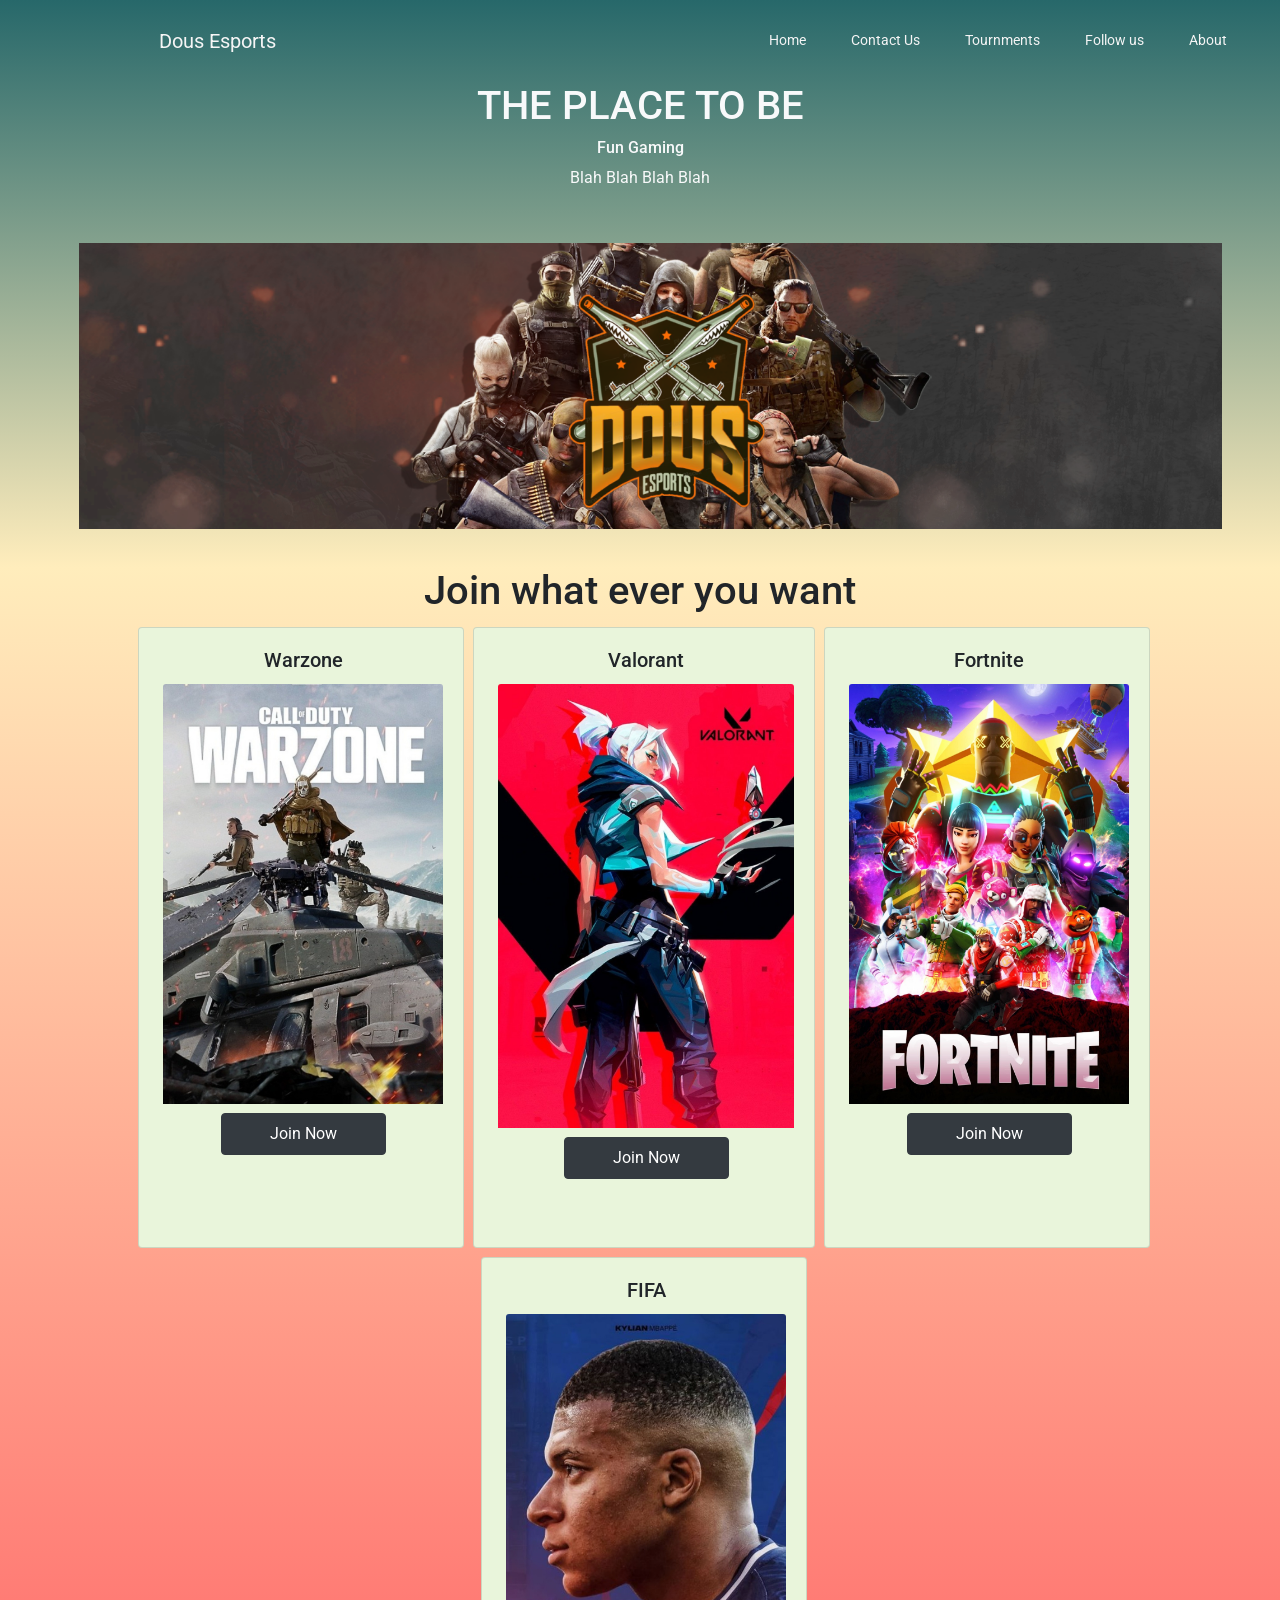
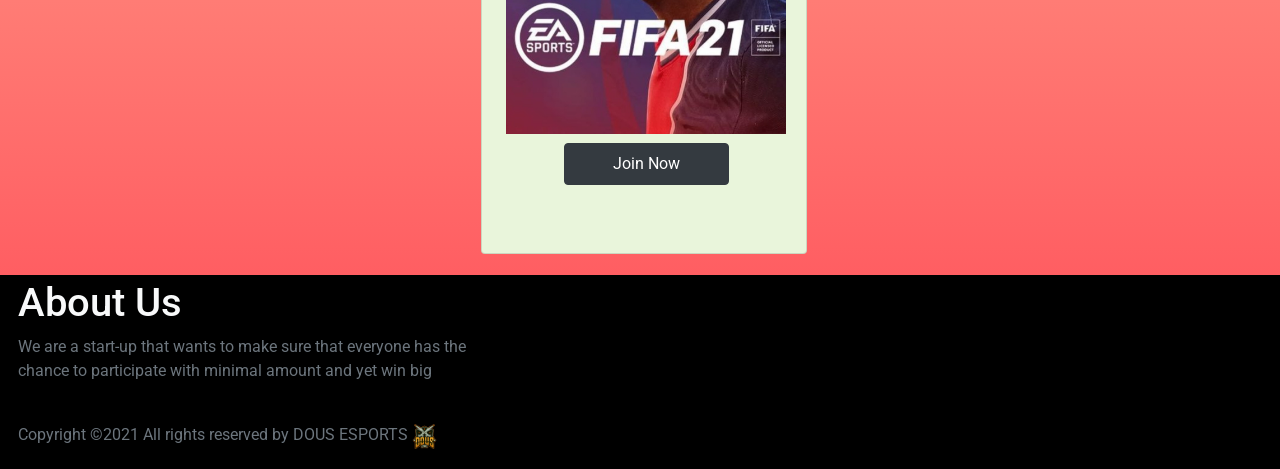
<file: src/index.html>
<!doctype html>
<html lang="en">
  <head>
    <title>Dous Esports</title>
    <!-- Required meta tags -->
    <meta charset="utf-8">
    <meta name="viewport" content="width=device-width, initial-scale=1, shrink-to-fit=no">

    <!-- Bootstrap CSS -->
    <link rel="stylesheet" href="https://stackpath.bootstrapcdn.com/bootstrap/4.3.1/css/bootstrap.min.css" integrity="sha384-ggOyR0iXCbMQv3Xipma34MD+dH/1fQ784/j6cY/iJTQUOhcWr7x9JvoRxT2MZw1T" crossorigin="anonymous">
    <link rel="stylesheet" href="../css/style.css">
</head>
  <body>
    <body>
        <header>
            <div class="container-fluid p-0">
                <nav class="navbar navbar-expand-lg ">
                    <div class="container-fluid">
                      <a class="navbar-brand" href="#">Dous Esports</a>
                      <button class="navbar-toggler" type="button" data-bs-toggle="collapse" data-bs-target="#navbarNav" aria-controls="navbarNav" aria-expanded="false" aria-label="Toggle navigation">
                        <span class="navbar-toggler-icon"></span>
                      </button>
                      <div class="collapse navbar-collapse" id="navbarNav">
                        <div class="mr-auto"></div>
                        <ul class="navbar-nav">
                          <li class="nav-item">
                            <a class="nav-link active" aria-current="page" href="#">Home</a>
                          </li>
                          <li class="nav-item dropdown">
                            <div class="dropdown">
                              <a class="nav-link" href="#">Contact Us</a>
                              <div class="dropdown-content">
                                <a href="#">+97450064521</a>
                                <a href="#">+97477709565</a>
                                <a href="#">+97430695815</a>
                                <a href="#">+97466123508</a>  
                              </div>
                            </div>
                            
                          </li>
                          <li class="nav-item dropdown">
                            <div class="dropdown">
                              <a class="nav-link" href="#">Tournments</a>
                              <div class="dropdown-content">
                                <a href="#">Warzone</a>
                                <a href="#">Fortnite</a>
                                <a href="#">FIFA</a>
                                <a href="#">Valorant</a> 
                              </div>
                            </div>
                          
                          <li class="nav-item dropdown">
                            <div class="dropdown">
                              <a class="nav-link" href="#">Follow us</a>
                              <div class="dropdown-content">
                                <a href="https://www.instagram.com/dousesports.qa/">Instagram</a>
                                <a href="#">Twitter</a>
                                <a href="#">Facebook</a>
                                <a href="#">Youtube</a> 
                              </div>
                            </div>
                          </li>

                          <li class="nav-item">
                            <a class="nav-link" href="#">About</a>
                          </li>
                          
                        </ul>
                      </div>
                    </div>
                  </nav>

            </div>
          <div class="container text-center">
           <div class="row">
             <div class="col-med-7 col-sm-12">
              <h1 class="text-light">THE PLACE TO BE</h1>
              <h6 class="text-light">Fun Gaming</h6>
              <p class="text-light">Blah Blah Blah Blah</p>
             </div>
             <div class="col-md-5 col-sm-12h-25">
               <img src="../assets/Banner.png" class="center" alt="Banner" />
             </div>
           </div>   
        </header> 
        <main>
          <section class="section-1 container-fluid p-0">
            
            <!--<div class="container-fluid text-center">
              <div class="numbers d-flex flex-md-row flex-wrap justify-content-center">
                <div class="rect"></div>
                <h1>2345</h1>
                <p>Happy Client</p>
                <div class="rect"></div>
                <h1>2999</h1>
                <p>Averager Client</p>
                <div class="rect"></div>
                <h1>2665</h1>
                <p>Medium Client</p>
                <div class="rect"></div>
                <h1>2005</h1>
                <p>Sad Client</p>
              </div>
            </div> -->
            
                    <!--  WARZONE   -->
            <div class="tournments text-center">
              <h1>Join what ever you want</h1>
              <div class="cards">
                  <div class="d-flex flex-row justify-content-center flex-wrap">
                    <div class="card">
                      <div class="card-body">
                        <div class="title">
                          <h5 class="card-title">Warzone</h5>
                        </div>
                        <div class="game" style="width: 18rem;">
                          <img src="../assets/Warzone.jpg" class="card-img-top" alt="Warzone">
                          <a href="https://docs.google.com/forms/d/1ptky9OnVrZeyucvf-DvtUZ_r49jf5WC0OPSlaimOQyg/edit?usp=sharing" class="btn btn-dark px-5 py-2 primary-btn mb-5">Join Now</a>
                        </div>
                      </div>
                    </div>

                       <!--  VALORANT   -->
                  <div class="card">
                    <div class="card-body">
                      <div class="title">
                        <h5 class="card-title">Valorant</h5>
                      </div>
                      <div class="game" style="width: 19rem;">
                        <img src="../assets/Valorant.jpg" class="card-img-top" alt="Valorant">
                        <a href="#" class="btn btn-dark px-5 py-2 primary-btn mb-5">Join Now</a>
                      </div>
                    </div>
                  </div>

                      <!--  Fortnite   -->
                  <div class="card">
                    <div class="card-body">
                      <div class="title">
                        <h5 class="card-title">Fortnite</h5>
                      </div>
                      <div class="game" style="width: 18rem;">
                        <img src="../assets/Fortnite.jpg" class="card-img-top" alt="Fortnite">
                        <a href="#" class="btn btn-dark px-5 py-2 primary-btn mb-5">Join Now</a>
                      </div>
                    </div>
                  </div>

                     <!--  FIFA   -->
                  <div class="card">
                    <div class="card-body">
                      <div class="title">
                        <h5 class="card-title">FIFA</h5>
                      </div>
                      <div class="game" style="width: 18rem;">
                        <img src="../assets/FIFA.jpg" class="card-img-top" alt="FIFA">
                        <a href="#" class="btn btn-dark px-5 py-2 primary-btn mb-5">Join Now</a>
                      </div>
                    </div>
                  </div>
                  </div>
                </div>  
              </div>
            </div>
            
          </section>
        </main>
        <footer>
          <div class="container-fluid p-0">
            <div class="row text-left">
              <div class="col-md-5 col-md-5">
                <h1 class="text-light">About Us</h1>
                <p class="text-muted">
                  We are a start-up that wants to make sure that everyone has the chance to participate with minimal amount and yet win big 
                </p>
                <p class="pt-4 text-muted">
                  Copyright ©2021 All rights reserved by
                <span> DOUS ESPORTS</span>
                <img src="../assets/DOUS.png" alt="DOUS ESPORTS" >
                </p>
              </div>
            </div>
        </div>
  
        </footer>
    </body>
      
    <!-- Optional JavaScript -->
    <!-- jQuery first, then Popper.js, then Bootstrap JS -->
    <script src="https://cdnjs.cloudflare.com/ajax/libs/jquery/3.6.0/jquery.min.js" integrity="sha512-894YE6QWD5I59HgZOGReFYm4dnWc1Qt5NtvYSaNcOP+u1T9qYdvdihz0PPSiiqn/+/3e7Jo4EaG7TubfWGUrMQ==" crossorigin="anonymous" referrerpolicy="no-referrer"></script>
    <script src="https://cdnjs.cloudflare.com/ajax/libs/popper.js/1.14.7/umd/popper.min.js" integrity="sha384-UO2eT0CpHqdSJQ6hJty5KVphtPhzWj9WO1clHTMGa3JDZwrnQq4sF86dIHNDz0W1" crossorigin="anonymous"></script>
    <script src="https://stackpath.bootstrapcdn.com/bootstrap/4.3.1/js/bootstrap.min.js" integrity="sha384-JjSmVgyd0p3pXB1rRibZUAYoIIy6OrQ6VrjIEaFf/nJGzIxFDsf4x0xIM+B07jRM" crossorigin="anonymous"></script>
    <script src=" ./main.js"></script>
  </body>
</html>
</file>
<file: css/style.css>
@import url('https://fonts.googleapis.com/css2?family=Roboto:wght@300&display=swap');

* {
    box-sizing: border-box;
}

header,
section {
    overflow-x: hidden;
}

:root {
    --robert: 'Roboto', sans-serif;
    --light-black: #2e2c2caf;
    --bggradient: linear-gradient(to bottom, #27686A, #ffedbc);
    --bggradient_1: linear-gradient(to bottom, #ffedbc, #ff5e62);
    --light-gray: #d3d3d379;
}

header a {
    font-family: var(--robert);
    font-size: 0.9em;
    color: whitesmoke;
}

header {
    background: #27686A;
    background: var(--bggradient);
}

.dropdown-content {
    display: none;
    position: absolute;
    background: white;
    min-width: 160px;
    box-shadow: 0px 2px 15px 0px rgba(0, 0, 0, 0.2);
    z-index: 1;
}

.dropdown-content a {
    color: black;
    padding: 12px 16px;
    text-decoration: none;
    display: block;
}

.dropdown-content a:hover {
    background-color: #ddd;
}

.dropdown:hover .dropdown-content {
    display: block;
}

header .nav-item {
    padding: 0.9em;
}

header .navbar-brand {
    padding-left: 8rem;
}

header .nav-link:hover {
    color: black;
}

header .row .col-md-5 {
    padding: 4.2vmin 1vmin;
}

header .row .col-md-7 {
    padding: 22vmin 1vmin;
    padding-bottom: 35vmin;
}

header .row .col-md-5 img {
    width: 250%;
}

header .container .col-md-7 h6 {
    padding: 1vmin;
    letter-spacing: 4px;
}

header .container .col-md-7 h1 {
    font-size: 8.5vmin;
    font-weight: bold;
    padding: 0.1em 0em;
}

/* Section -1 */

.cover {
    background: white;
}



.tournments {
    background: var(--bggradient_1);
    padding-bottom: 1rem;
}

.tournments .cards .card {
    margin: 0.5vmin;
}

.tournments .cards .card img {
    padding-bottom: 1vmin;
}

.cards div {
    padding-left: 0.5rem;
    margin: 0;

}

.cards .card {
    background-color: #e9f5db;

}









footer {
    background: black;
    overflow-x: hidden;
    padding: 0.5vmin 2vmin;

}

footer img {
    width: 5%;
}





/*   I am pasting from here */
</file>
